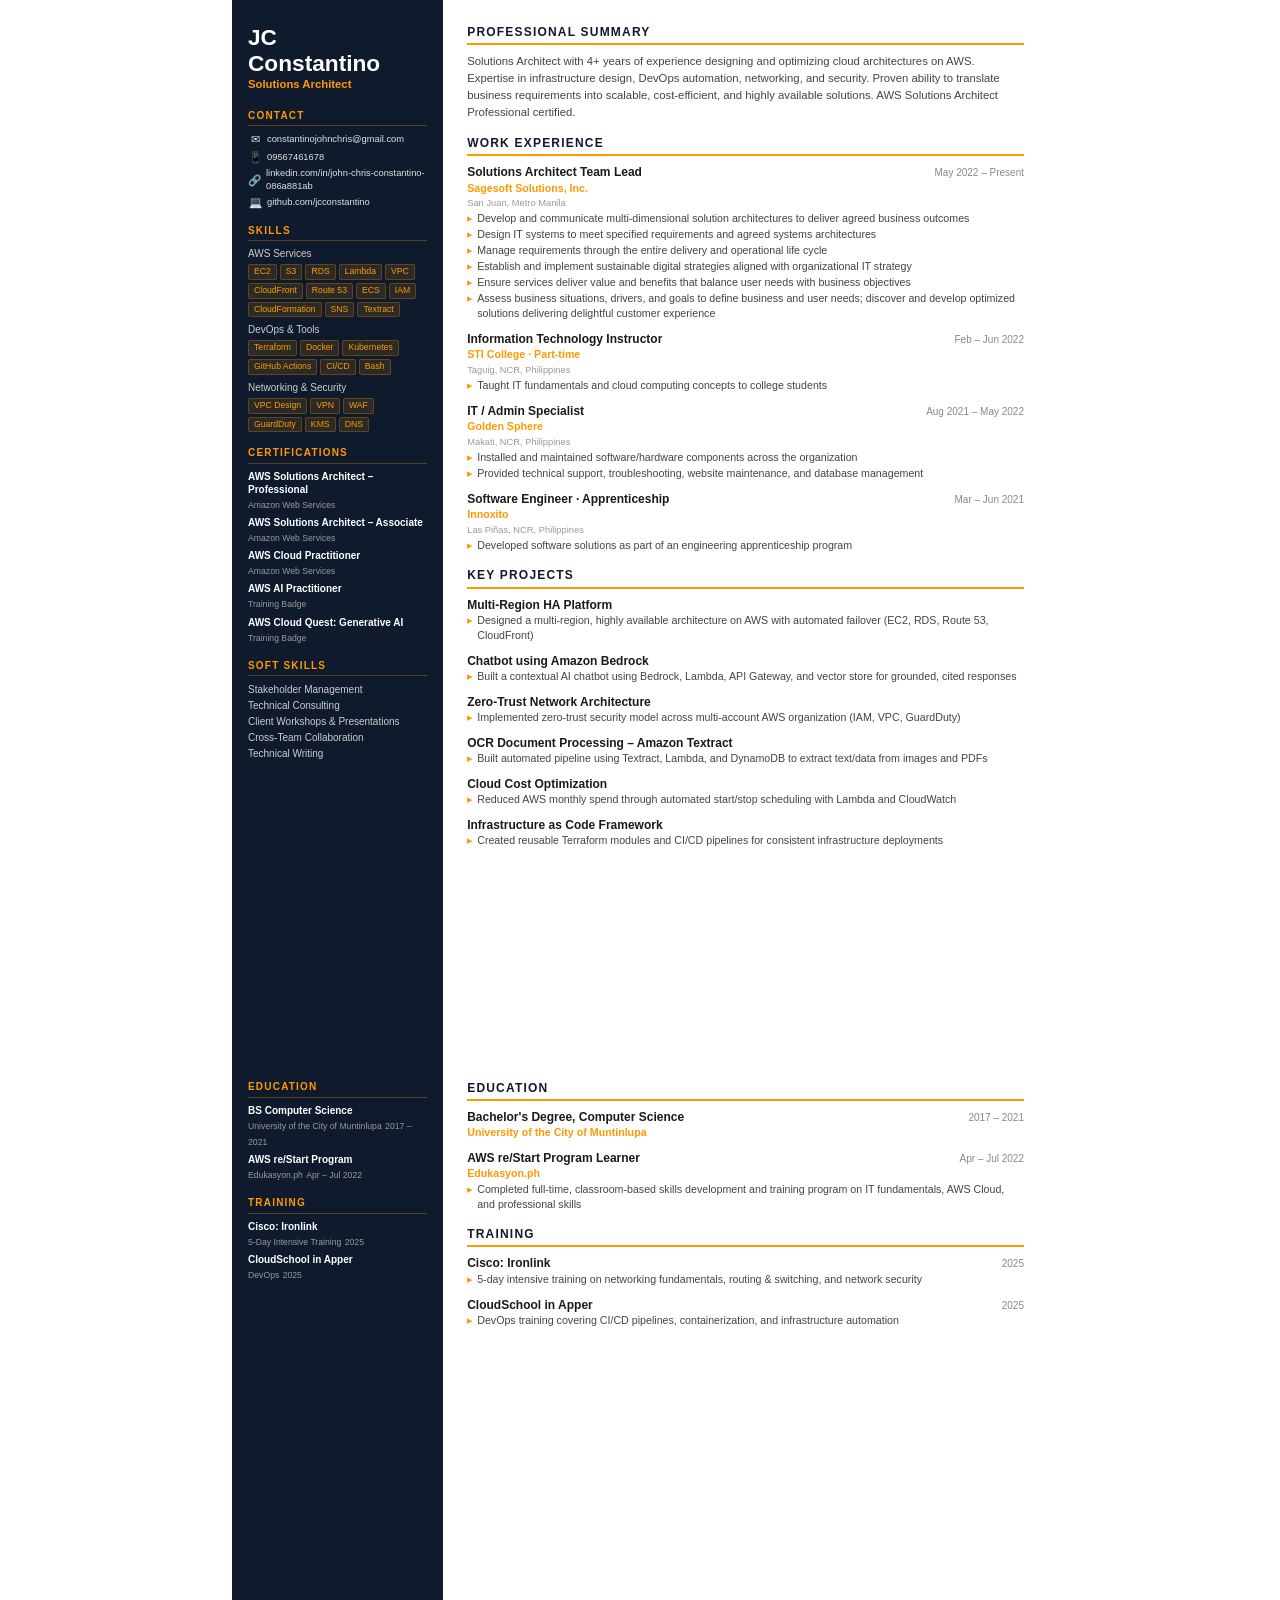
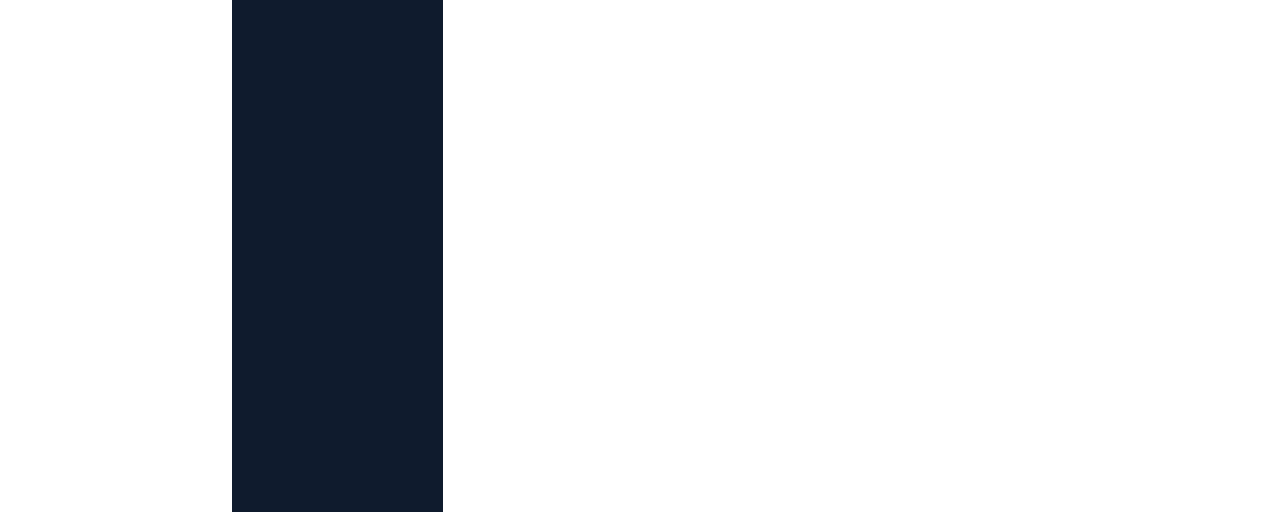
<file: resume.html>
<!DOCTYPE html>
<html lang="en">
<head>
<meta charset="UTF-8">
<title>JC Constantino - Resume</title>
<style>
  @page { margin: 0; size: letter; }
  * { margin: 0; padding: 0; box-sizing: border-box; }
  body {
    font-family: 'Segoe UI', Arial, sans-serif;
    color: #1a1a1a;
    line-height: 1.35;
    font-size: 9pt;
    background: #fff;
  }
  .page {
    max-width: 8.5in;
    height: 11in;
    margin: 0 auto;
    display: grid;
    grid-template-columns: 2.2in 1fr;
    overflow: hidden;
  }
  .page + .page { page-break-before: always; }
  .sidebar {
    background: #0f1b2d;
    color: #e0e0e0;
    padding: 24px 16px;
  }
  .sidebar h1 { font-size: 17pt; color: #fff; line-height: 1.15; margin-bottom: 1px; }
  .sidebar .role { color: #FF9900; font-size: 8.5pt; font-weight: 600; margin-bottom: 16px; }
  .sidebar h2 {
    font-size: 7.5pt; text-transform: uppercase; letter-spacing: 1.2px;
    color: #FF9900; border-bottom: 1px solid rgba(255,153,0,0.3);
    padding-bottom: 3px; margin-bottom: 6px; margin-top: 14px;
  }
  .sidebar h2:first-child { margin-top: 0; }
  .sidebar p, .sidebar li { font-size: 7.5pt; line-height: 1.4; color: #ccc; }
  .sidebar ul { list-style: none; }
  .sidebar ul li { padding: 1px 0; }
  .contact-item { display: flex; align-items: center; gap: 5px; margin-bottom: 3px; font-size: 7pt; word-break: break-all; }
  .contact-item .icon { font-size: 8pt; width: 14px; text-align: center; }
  .skill-tags { display: flex; flex-wrap: wrap; gap: 3px; margin-top: 3px; }
  .skill-tag {
    background: rgba(255,153,0,0.12); border: 1px solid rgba(255,153,0,0.25);
    color: #FF9900; padding: 1px 5px; border-radius: 2px; font-size: 6.5pt; font-weight: 500;
  }
  .sklabel { font-size: 7pt; color: #999; margin-bottom: 2px; margin-top: 6px; }
  .cert-item { margin-bottom: 4px; }
  .cert-item strong { color: #fff; font-size: 7.5pt; display: block; line-height: 1.3; }
  .cert-item span { font-size: 6.5pt; color: #999; }
  .main { padding: 24px 24px; }
  .main h2 {
    font-size: 9pt; text-transform: uppercase; letter-spacing: 1.2px;
    color: #0f1b2d; border-bottom: 2px solid #FF9900;
    padding-bottom: 3px; margin-bottom: 8px; margin-top: 14px;
  }
  .main h2:first-child { margin-top: 0; }
  .summary { font-size: 8.5pt; color: #444; line-height: 1.5; }
  .exp-entry { margin-bottom: 10px; }
  .exp-header { display: flex; justify-content: space-between; align-items: baseline; }
  .exp-header h3 { font-size: 9pt; color: #1a1a1a; }
  .exp-header .date { font-size: 7.5pt; color: #888; white-space: nowrap; }
  .exp-company { font-size: 8pt; color: #FF9900; font-weight: 600; margin-bottom: 2px; }
  .exp-location { font-size: 7pt; color: #999; margin-bottom: 2px; }
  .exp-entry ul { list-style: none; padding: 0; }
  .exp-entry li {
    padding-left: 10px; position: relative;
    font-size: 8pt; color: #444; margin-bottom: 1px; line-height: 1.4;
  }
  .exp-entry li::before { content: '▸'; position: absolute; left: 0; color: #FF9900; }
  .page-label {
    font-size: 6.5pt; color: #666; text-align: center;
    padding: 6px 0; border-top: 1px solid #eee; margin-top: auto;
  }
  @media print {
    body { -webkit-print-color-adjust: exact; print-color-adjust: exact; }
    .page { height: 100vh; }
  }
</style>
</head>
<body>

<!-- ==================== PAGE 1 ==================== -->
<div class="page">
  <div class="sidebar">
    <h1>JC<br>Constantino</h1>
    <p class="role">Solutions Architect</p>

    <h2>Contact</h2>
    <div class="contact-item"><span class="icon">✉</span> constantinojohnchris@gmail.com</div>
    <div class="contact-item"><span class="icon">📱</span> 09567461678</div>
    <div class="contact-item"><span class="icon">🔗</span> linkedin.com/in/john-chris-constantino-086a881ab</div>
    <div class="contact-item"><span class="icon">💻</span> github.com/jcconstantino</div>

    <h2>Skills</h2>
    <p class="sklabel">AWS Services</p>
    <div class="skill-tags">
      <span class="skill-tag">EC2</span><span class="skill-tag">S3</span><span class="skill-tag">RDS</span>
      <span class="skill-tag">Lambda</span><span class="skill-tag">VPC</span><span class="skill-tag">CloudFront</span>
      <span class="skill-tag">Route 53</span><span class="skill-tag">ECS</span><span class="skill-tag">IAM</span>
      <span class="skill-tag">CloudFormation</span><span class="skill-tag">SNS</span><span class="skill-tag">Textract</span>
    </div>
    <p class="sklabel">DevOps & Tools</p>
    <div class="skill-tags">
      <span class="skill-tag">Terraform</span><span class="skill-tag">Docker</span><span class="skill-tag">Kubernetes</span>
      <span class="skill-tag">GitHub Actions</span><span class="skill-tag">CI/CD</span><span class="skill-tag">Bash</span>
    </div>
    <p class="sklabel">Networking & Security</p>
    <div class="skill-tags">
      <span class="skill-tag">VPC Design</span><span class="skill-tag">VPN</span><span class="skill-tag">WAF</span>
      <span class="skill-tag">GuardDuty</span><span class="skill-tag">KMS</span><span class="skill-tag">DNS</span>
    </div>

    <h2>Certifications</h2>
    <div class="cert-item"><strong>AWS Solutions Architect – Professional</strong><span>Amazon Web Services</span></div>
    <div class="cert-item"><strong>AWS Solutions Architect – Associate</strong><span>Amazon Web Services</span></div>
    <div class="cert-item"><strong>AWS Cloud Practitioner</strong><span>Amazon Web Services</span></div>
    <div class="cert-item"><strong>AWS AI Practitioner</strong><span>Training Badge</span></div>
    <div class="cert-item"><strong>AWS Cloud Quest: Generative AI</strong><span>Training Badge</span></div>

    <h2>Soft Skills</h2>
    <ul>
      <li>Stakeholder Management</li>
      <li>Technical Consulting</li>
      <li>Client Workshops & Presentations</li>
      <li>Cross-Team Collaboration</li>
      <li>Technical Writing</li>
    </ul>
  </div>

  <div class="main">
    <h2>Professional Summary</h2>
    <p class="summary">Solutions Architect with 4+ years of experience designing and optimizing cloud architectures on AWS. Expertise in infrastructure design, DevOps automation, networking, and security. Proven ability to translate business requirements into scalable, cost-efficient, and highly available solutions. AWS Solutions Architect Professional certified.</p>

    <h2>Work Experience</h2>
    <div class="exp-entry">
      <div class="exp-header"><h3>Solutions Architect Team Lead</h3><span class="date">May 2022 – Present</span></div>
      <div class="exp-company">Sagesoft Solutions, Inc.</div>
      <div class="exp-location">San Juan, Metro Manila</div>
      <ul>
        <li>Develop and communicate multi-dimensional solution architectures to deliver agreed business outcomes</li>
        <li>Design IT systems to meet specified requirements and agreed systems architectures</li>
        <li>Manage requirements through the entire delivery and operational life cycle</li>
        <li>Establish and implement sustainable digital strategies aligned with organizational IT strategy</li>
        <li>Ensure services deliver value and benefits that balance user needs with business objectives</li>
        <li>Assess business situations, drivers, and goals to define business and user needs; discover and develop optimized solutions delivering delightful customer experience</li>
      </ul>
    </div>
    <div class="exp-entry">
      <div class="exp-header"><h3>Information Technology Instructor</h3><span class="date">Feb – Jun 2022</span></div>
      <div class="exp-company">STI College · Part-time</div>
      <div class="exp-location">Taguig, NCR, Philippines</div>
      <ul><li>Taught IT fundamentals and cloud computing concepts to college students</li></ul>
    </div>
    <div class="exp-entry">
      <div class="exp-header"><h3>IT / Admin Specialist</h3><span class="date">Aug 2021 – May 2022</span></div>
      <div class="exp-company">Golden Sphere</div>
      <div class="exp-location">Makati, NCR, Philippines</div>
      <ul>
        <li>Installed and maintained software/hardware components across the organization</li>
        <li>Provided technical support, troubleshooting, website maintenance, and database management</li>
      </ul>
    </div>
    <div class="exp-entry">
      <div class="exp-header"><h3>Software Engineer · Apprenticeship</h3><span class="date">Mar – Jun 2021</span></div>
      <div class="exp-company">Innoxito</div>
      <div class="exp-location">Las Piñas, NCR, Philippines</div>
      <ul><li>Developed software solutions as part of an engineering apprenticeship program</li></ul>
    </div>

    <h2>Key Projects</h2>
    <div class="exp-entry">
      <div class="exp-header"><h3>Multi-Region HA Platform</h3></div>
      <ul><li>Designed a multi-region, highly available architecture on AWS with automated failover (EC2, RDS, Route 53, CloudFront)</li></ul>
    </div>
    <div class="exp-entry">
      <div class="exp-header"><h3>Chatbot using Amazon Bedrock</h3></div>
      <ul><li>Built a contextual AI chatbot using Bedrock, Lambda, API Gateway, and vector store for grounded, cited responses</li></ul>
    </div>
    <div class="exp-entry">
      <div class="exp-header"><h3>Zero-Trust Network Architecture</h3></div>
      <ul><li>Implemented zero-trust security model across multi-account AWS organization (IAM, VPC, GuardDuty)</li></ul>
    </div>
    <div class="exp-entry">
      <div class="exp-header"><h3>OCR Document Processing – Amazon Textract</h3></div>
      <ul><li>Built automated pipeline using Textract, Lambda, and DynamoDB to extract text/data from images and PDFs</li></ul>
    </div>
    <div class="exp-entry">
      <div class="exp-header"><h3>Cloud Cost Optimization</h3></div>
      <ul><li>Reduced AWS monthly spend through automated start/stop scheduling with Lambda and CloudWatch</li></ul>
    </div>
    <div class="exp-entry">
      <div class="exp-header"><h3>Infrastructure as Code Framework</h3></div>
      <ul><li>Created reusable Terraform modules and CI/CD pipelines for consistent infrastructure deployments</li></ul>
    </div>
  </div>
</div>

<!-- ==================== PAGE 2 ==================== -->
<div class="page">
  <div class="sidebar">
    <h2>Education</h2>
    <div class="cert-item">
      <strong>BS Computer Science</strong>
      <span>University of the City of Muntinlupa</span>
      <span>2017 – 2021</span>
    </div>
    <div class="cert-item">
      <strong>AWS re/Start Program</strong>
      <span>Edukasyon.ph</span>
      <span>Apr – Jul 2022</span>
    </div>

    <h2>Training</h2>
    <div class="cert-item">
      <strong>Cisco: Ironlink</strong>
      <span>5-Day Intensive Training</span>
      <span>2025</span>
    </div>
    <div class="cert-item">
      <strong>CloudSchool in Apper</strong>
      <span>DevOps</span>
      <span>2025</span>
    </div>
  </div>

  <div class="main">
    <h2>Education</h2>
    <div class="exp-entry">
      <div class="exp-header"><h3>Bachelor's Degree, Computer Science</h3><span class="date">2017 – 2021</span></div>
      <div class="exp-company">University of the City of Muntinlupa</div>
    </div>
    <div class="exp-entry">
      <div class="exp-header"><h3>AWS re/Start Program Learner</h3><span class="date">Apr – Jul 2022</span></div>
      <div class="exp-company">Edukasyon.ph</div>
      <ul><li>Completed full-time, classroom-based skills development and training program on IT fundamentals, AWS Cloud, and professional skills</li></ul>
    </div>

    <h2>Training</h2>
    <div class="exp-entry">
      <div class="exp-header"><h3>Cisco: Ironlink</h3><span class="date">2025</span></div>
      <ul><li>5-day intensive training on networking fundamentals, routing & switching, and network security</li></ul>
    </div>
    <div class="exp-entry">
      <div class="exp-header"><h3>CloudSchool in Apper</h3><span class="date">2025</span></div>
      <ul><li>DevOps training covering CI/CD pipelines, containerization, and infrastructure automation</li></ul>
    </div>

  </div>
</div>

</body>
</html>
</file>
